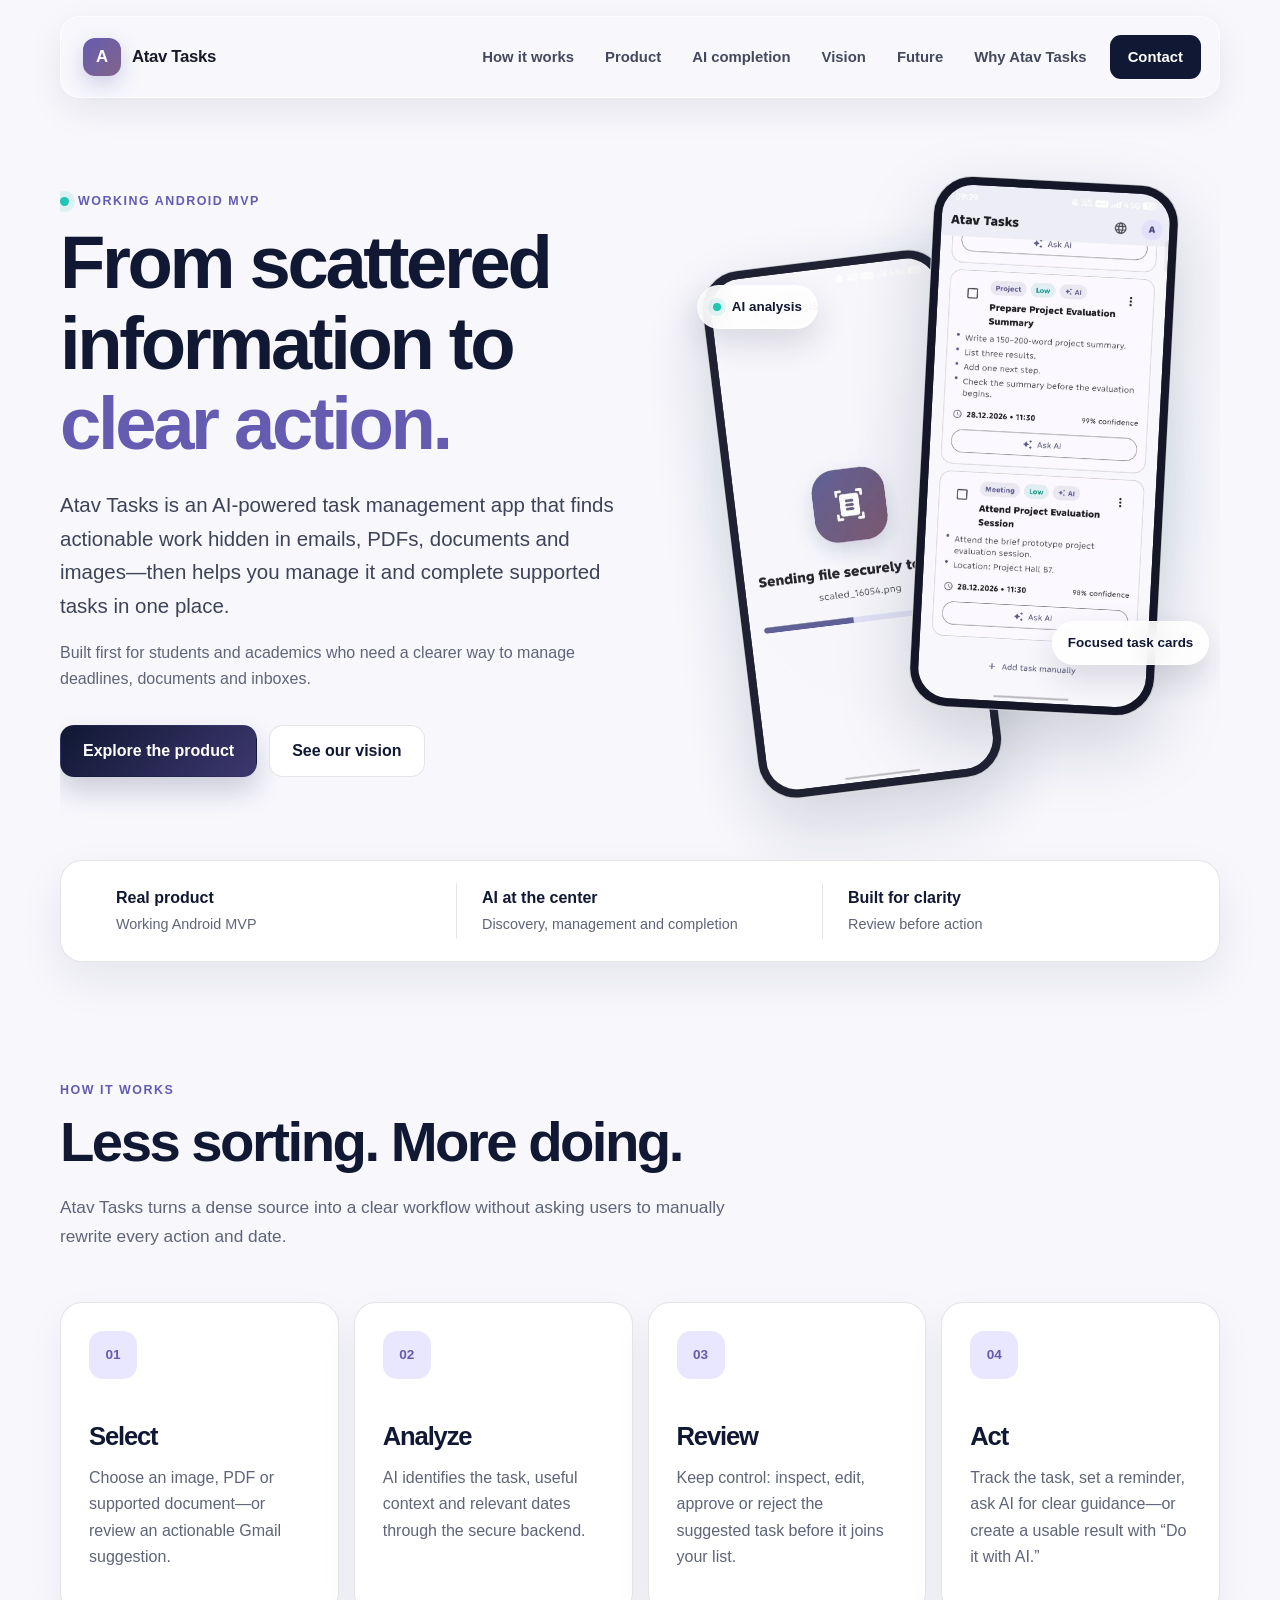
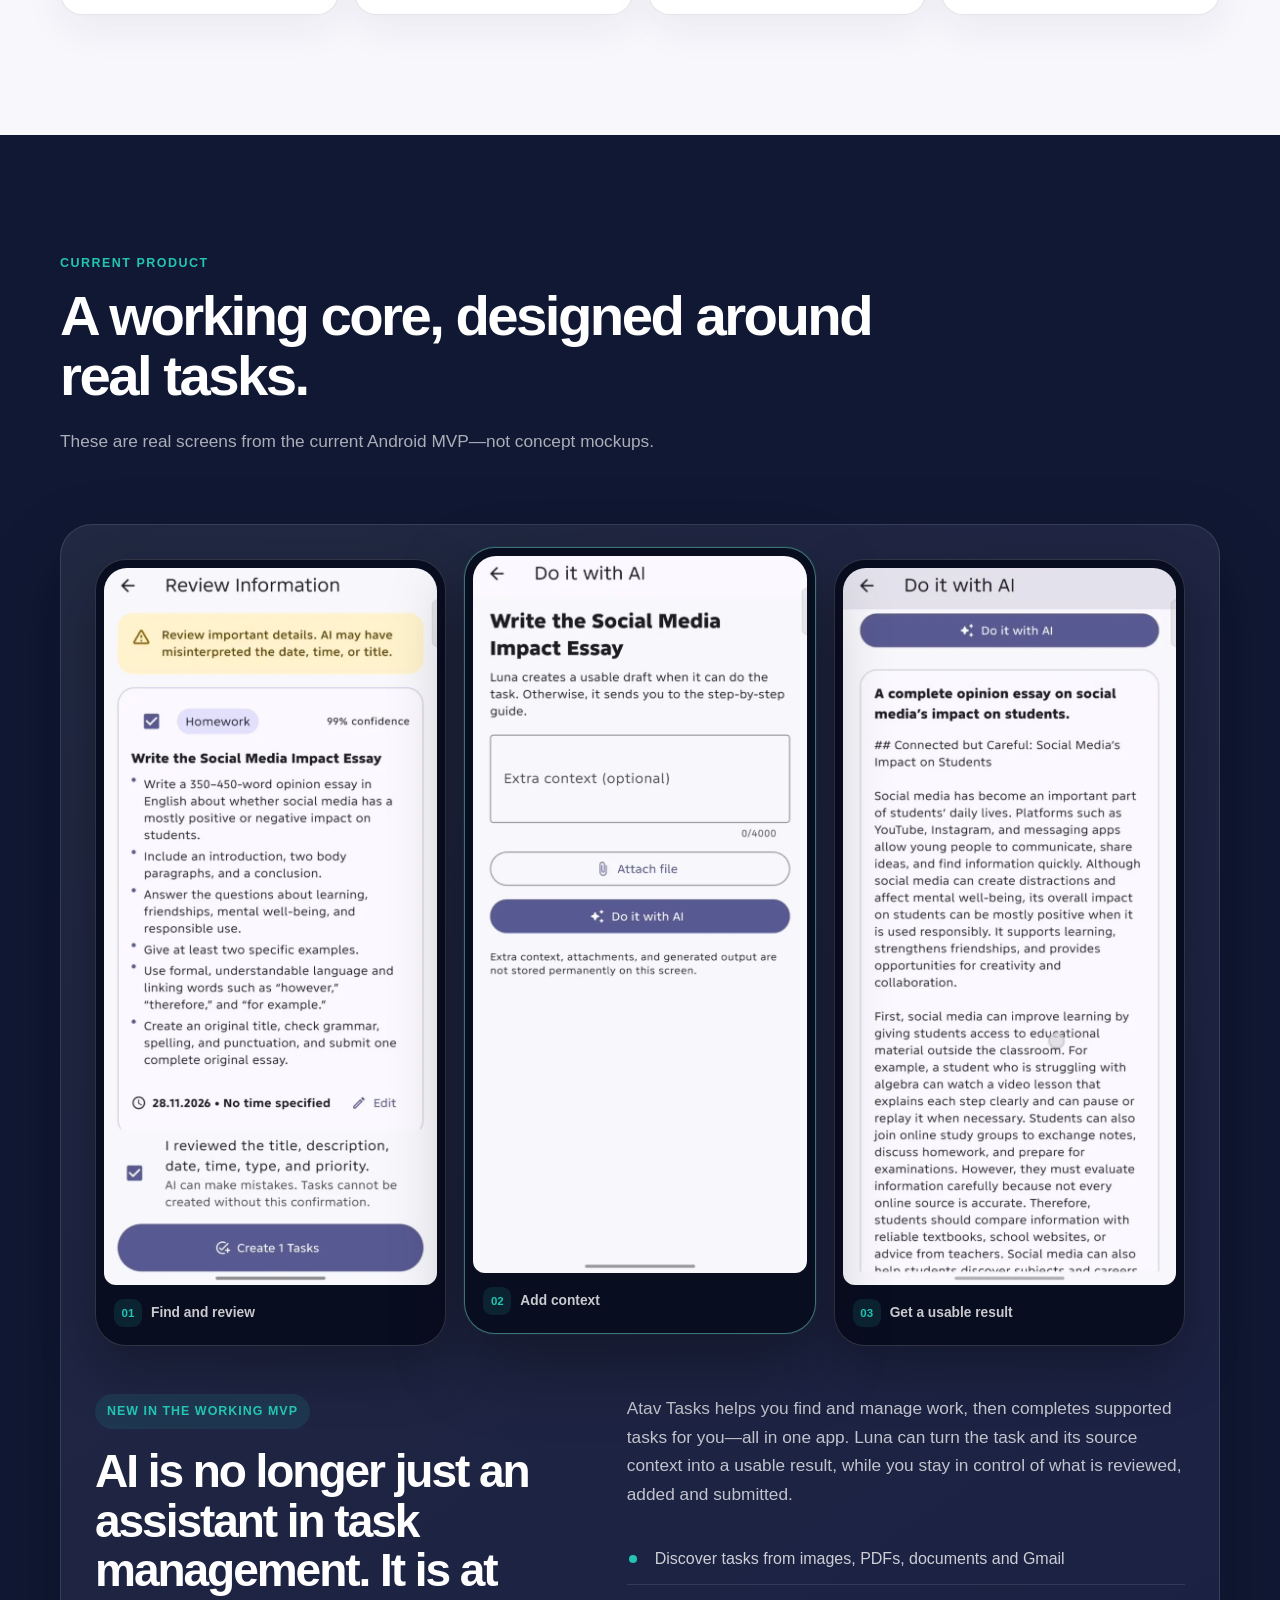
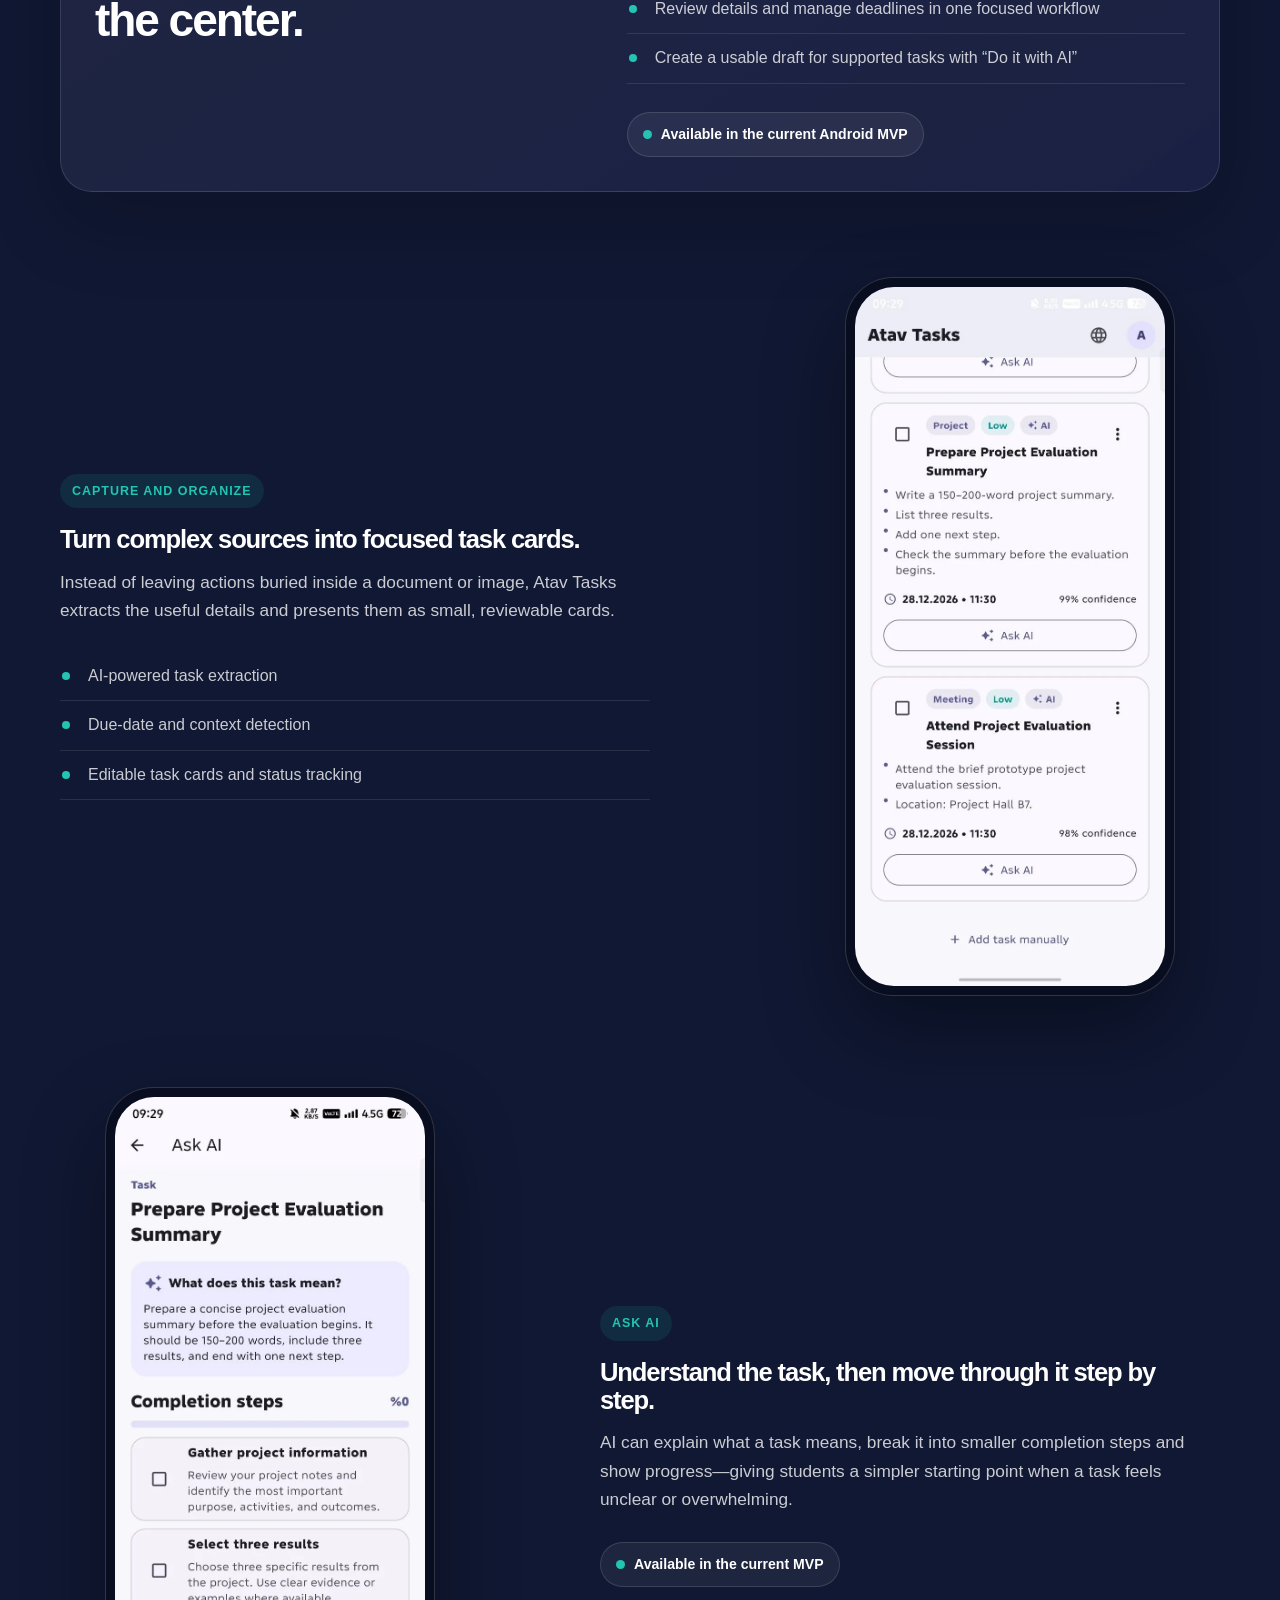
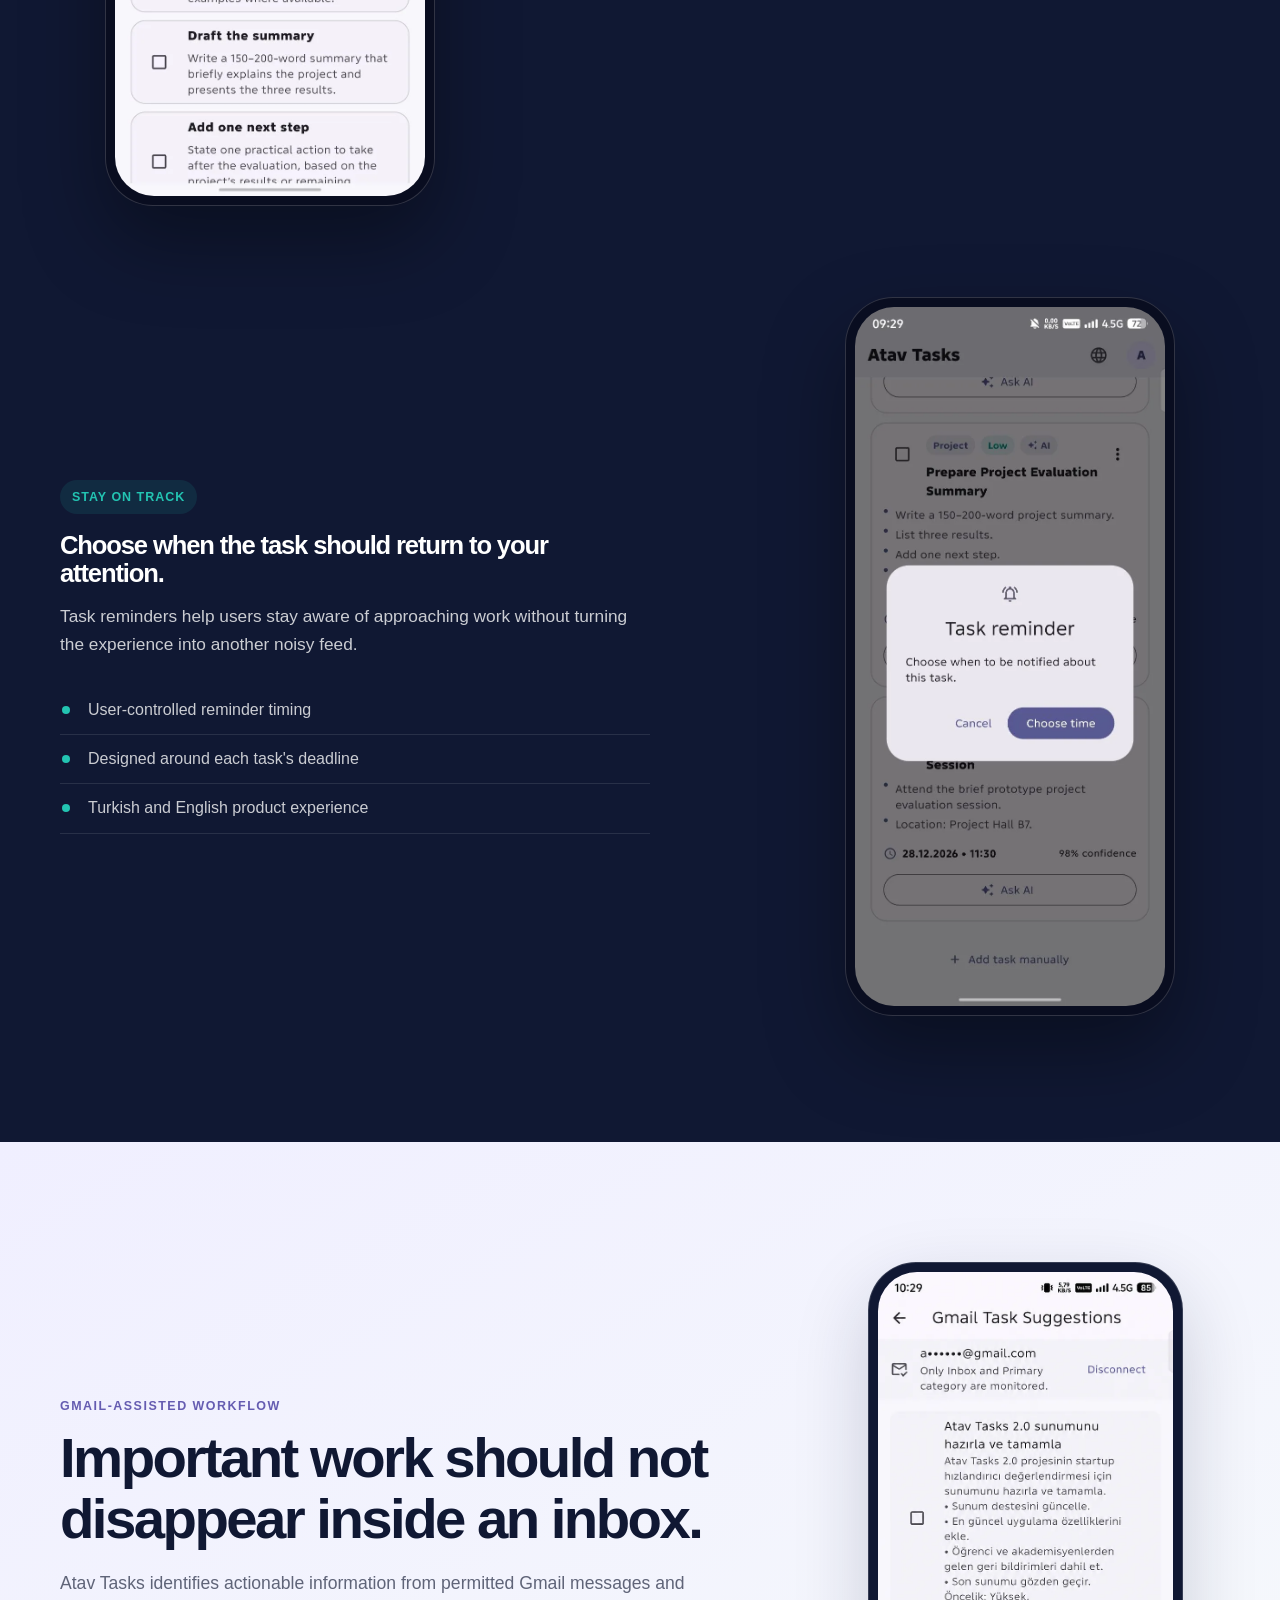
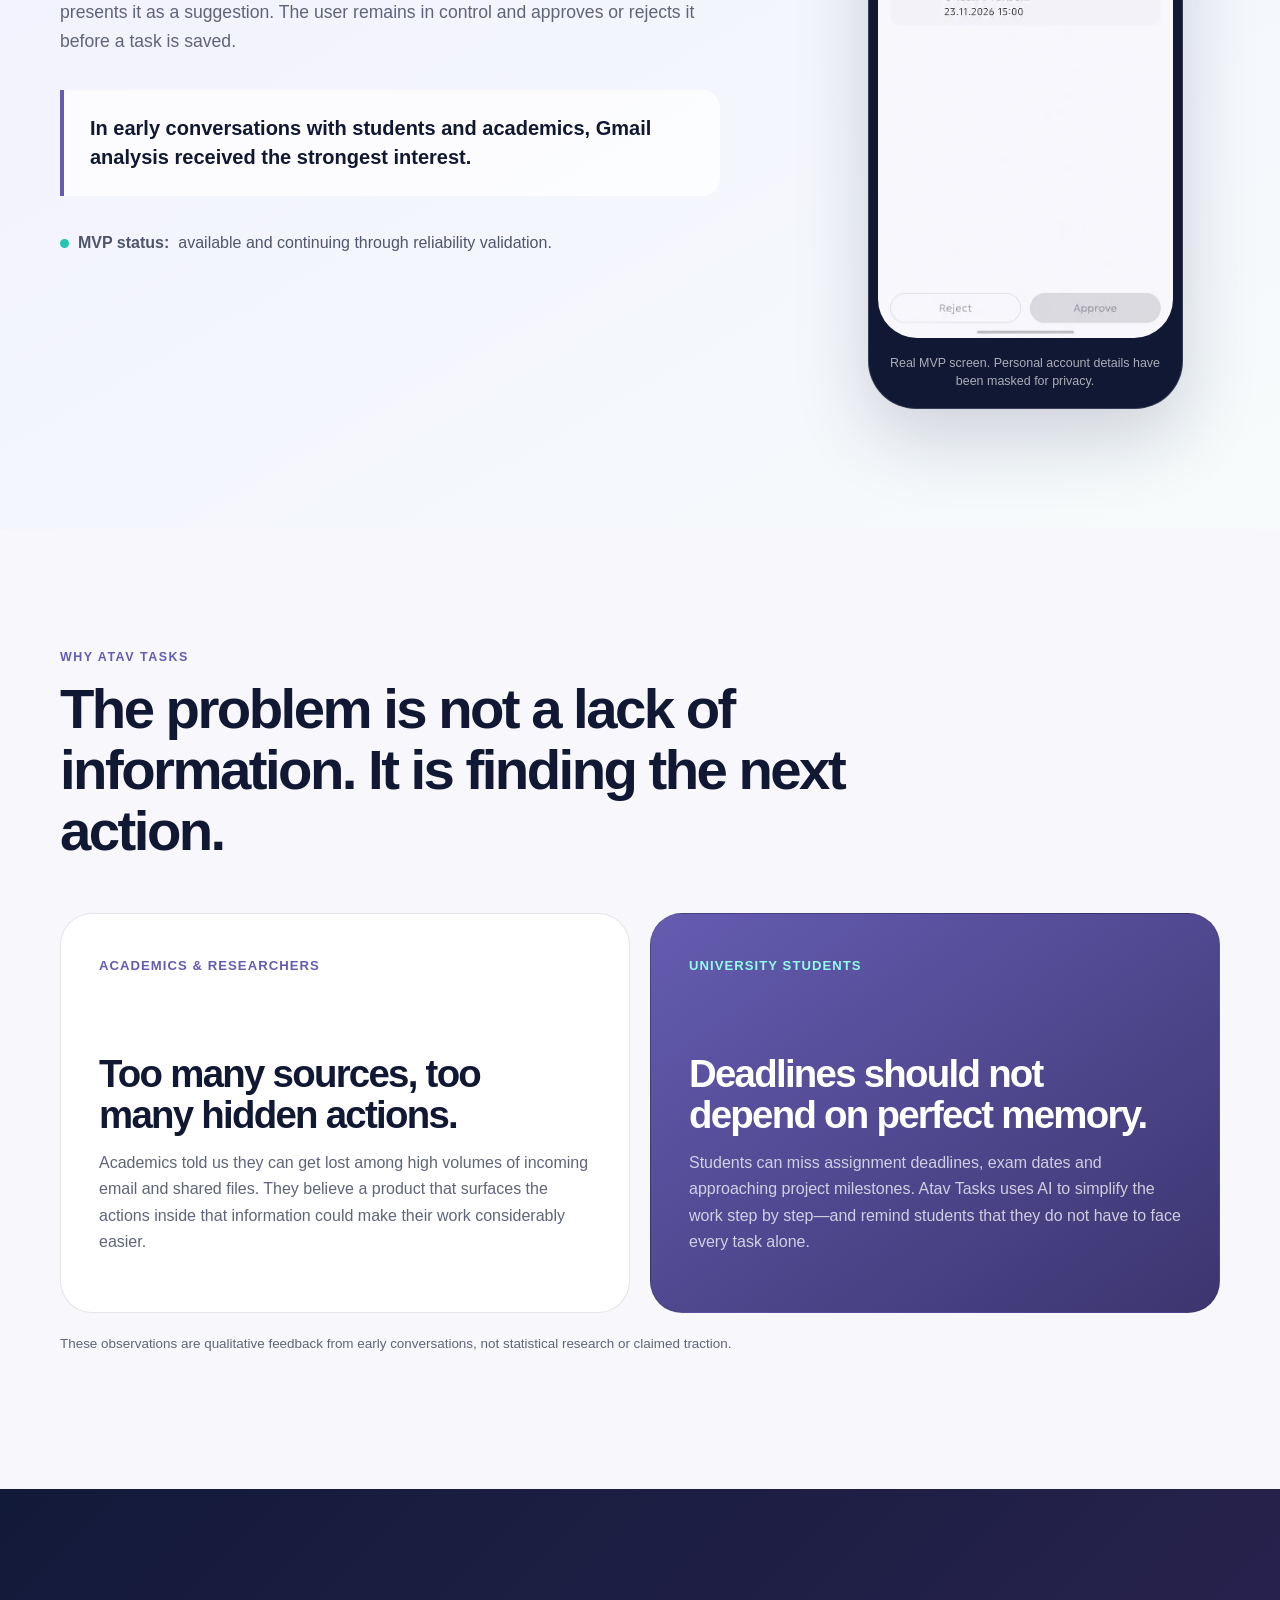
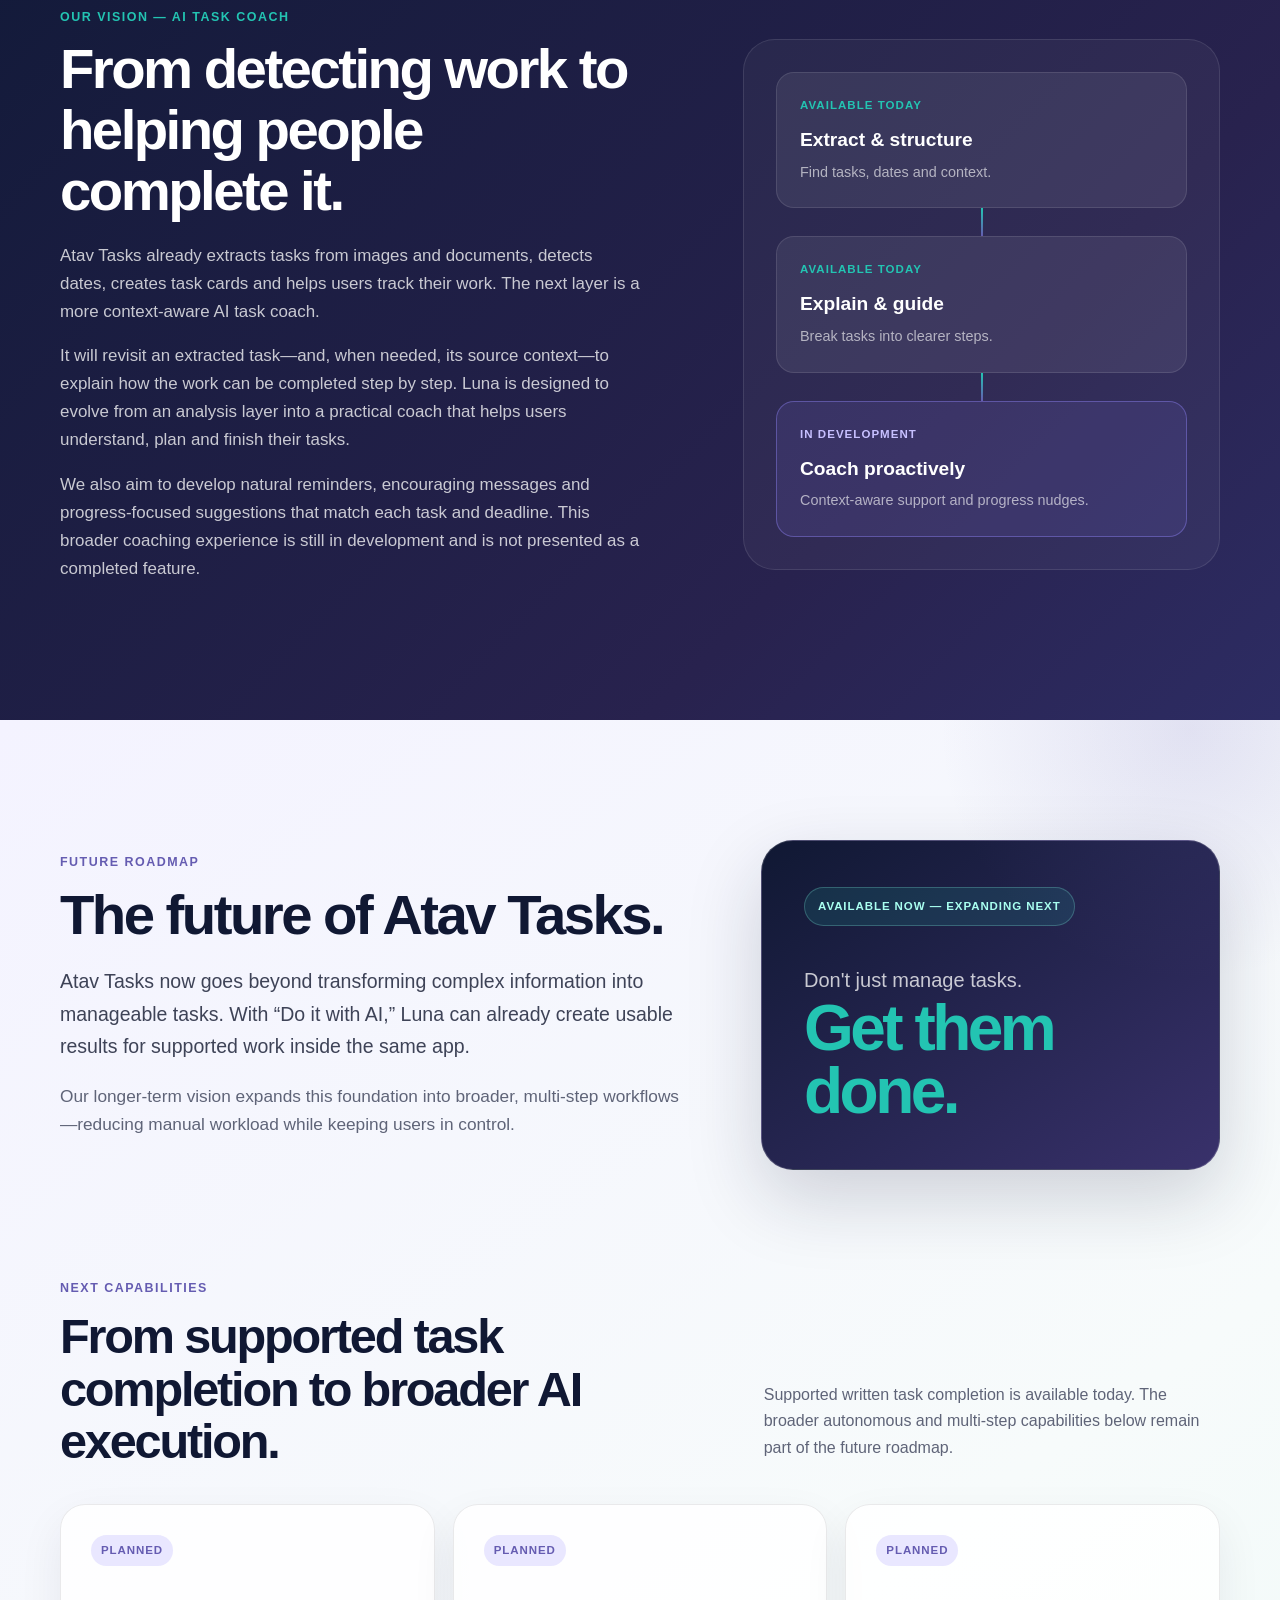
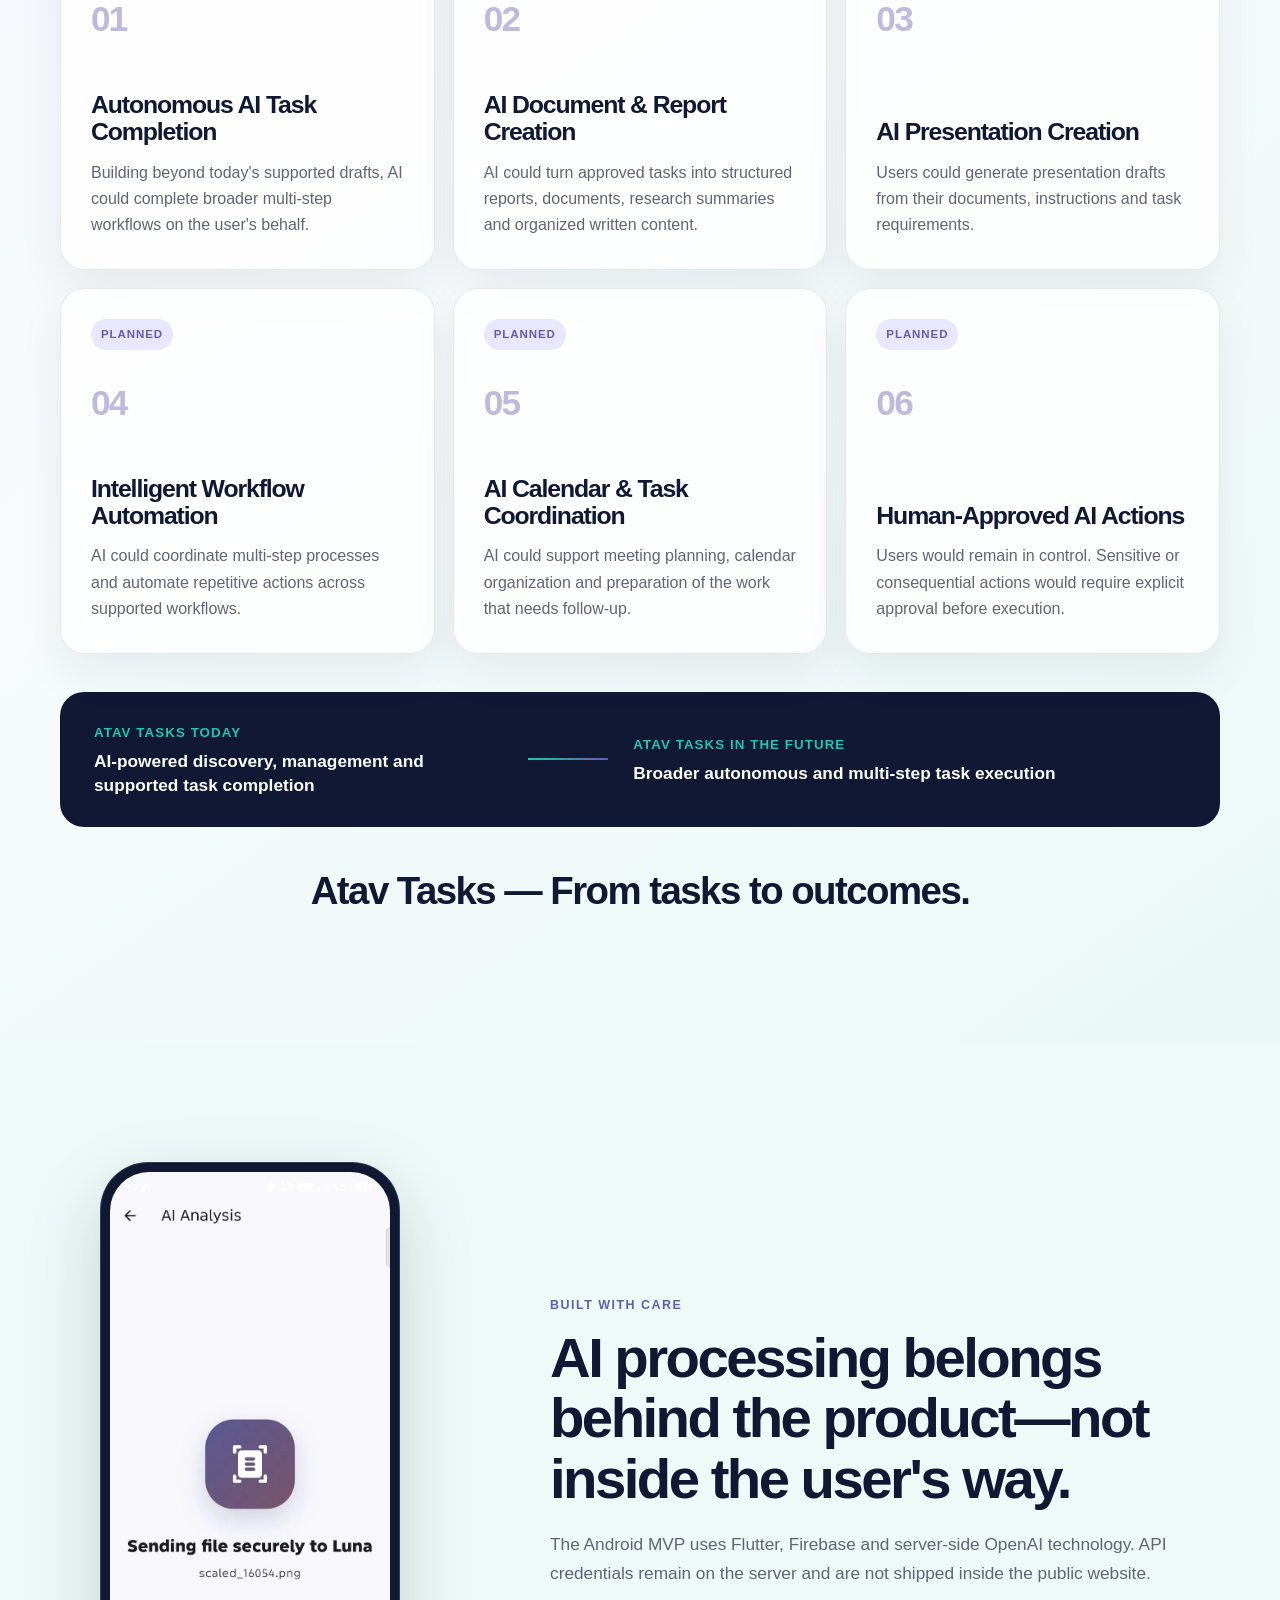
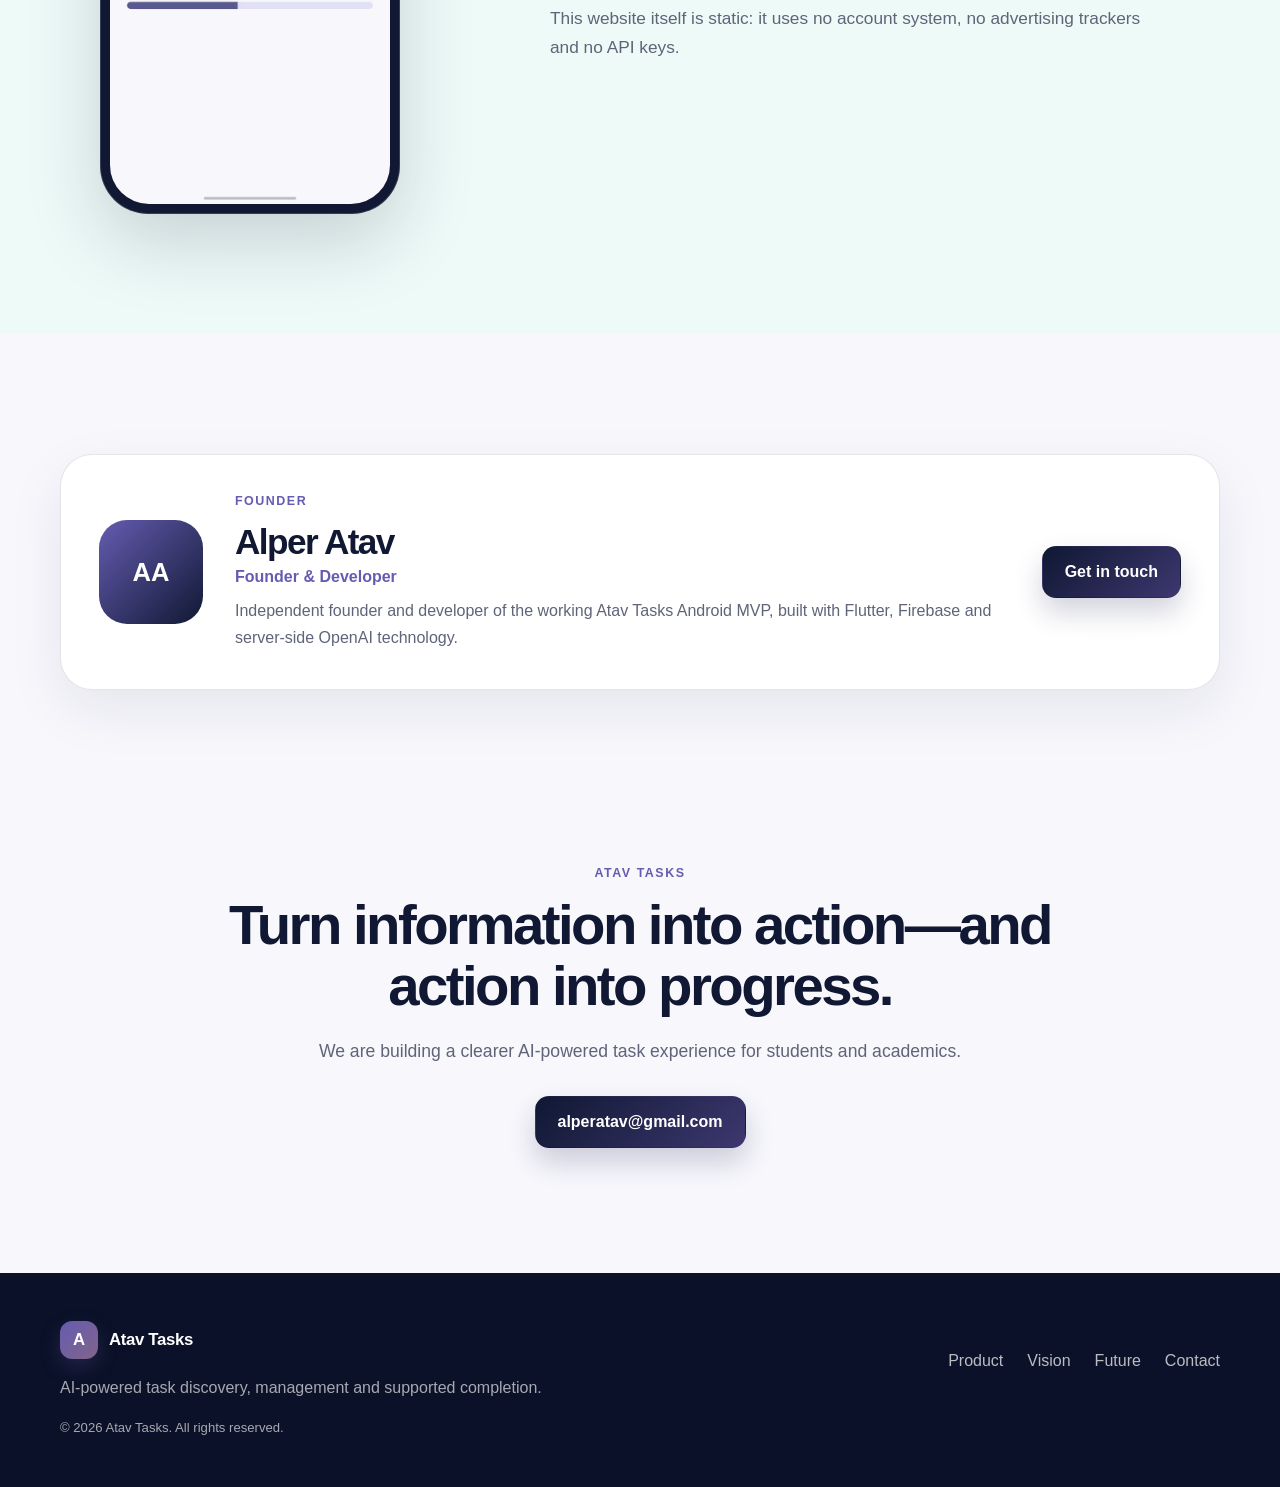
<file: index.html>
<!doctype html>
<html lang="en">
<head>
  <meta charset="utf-8">
  <meta name="viewport" content="width=device-width, initial-scale=1">
  <meta name="theme-color" content="#111936">
  <meta name="description" content="Atav Tasks uses AI to find, manage and complete supported tasks in one focused Android app.">
  <meta name="robots" content="index, follow">
  <meta property="og:type" content="website">
  <meta property="og:title" content="Atav Tasks — From Information to Action">
  <meta property="og:description" content="AI at the center of task management: find, manage and complete supported tasks in one app.">
  <meta property="og:image" content="assets/screens/task-cards.webp">
  <meta name="twitter:card" content="summary_large_image">
  <title>Atav Tasks — From Information to Action</title>
  <link rel="icon" href="assets/favicon.svg" type="image/svg+xml">
  <link rel="stylesheet" href="styles.css?v=5">
  <script type="application/ld+json">
  {
    "@context": "https://schema.org",
    "@type": "SoftwareApplication",
    "name": "Atav Tasks",
    "applicationCategory": "BusinessApplication",
    "operatingSystem": "Android",
    "description": "An AI-powered task management application that finds, organizes and completes supported tasks in one place.",
    "author": {"@type": "Person", "name": "Alper Atav"}
  }
  </script>
</head>
<body>
  <a class="skip-link" href="#main">Skip to content</a>

  <header class="site-header" id="top">
    <a class="brand" href="#top" aria-label="Atav Tasks home">
      <span class="brand-mark" aria-hidden="true">A</span>
      <span>Atav Tasks</span>
    </a>
    <button class="nav-toggle" type="button" aria-expanded="false" aria-controls="site-nav" aria-label="Open navigation">
      <span></span><span></span><span></span>
    </button>
    <nav id="site-nav" class="site-nav" aria-label="Primary navigation">
      <a href="#how-it-works">How it works</a>
      <a href="#product">Product</a>
      <a href="#ai-completion">AI completion</a>
      <a href="#vision">Vision</a>
      <a href="#future">Future</a>
      <a href="#story">Why Atav Tasks</a>
      <a class="nav-cta" href="mailto:alperatav@gmail.com">Contact</a>
    </nav>
  </header>

  <main id="main">
    <section class="hero section-shell">
      <div class="hero-copy reveal">
        <p class="eyebrow"><span></span> Working Android MVP</p>
        <h1>From scattered information to <em>clear action.</em></h1>
        <p class="hero-lead">Atav Tasks is an AI-powered task management app that finds actionable work hidden in emails, PDFs, documents and images—then helps you manage it and complete supported tasks in one place.</p>
        <p class="hero-note">Built first for students and academics who need a clearer way to manage deadlines, documents and inboxes.</p>
        <div class="hero-actions">
          <a class="button button-primary" href="#product">Explore the product</a>
          <a class="button button-secondary" href="#vision">See our vision</a>
        </div>
      </div>

      <div class="hero-visual reveal" aria-label="Real Atav Tasks Android application screens">
        <div class="hero-glow"></div>
        <figure class="phone phone-back">
          <img src="assets/screens/analysis.webp" alt="Atav Tasks AI analysis in progress" width="681" height="1536">
        </figure>
        <figure class="phone phone-front">
          <img src="assets/screens/task-cards.webp" alt="Atav Tasks AI-generated task cards" width="681" height="1536">
        </figure>
        <div class="floating-label label-top"><span class="pulse"></span> AI analysis</div>
        <div class="floating-label label-bottom">Focused task cards</div>
      </div>
    </section>

    <section class="trust-strip" aria-label="Product highlights">
      <div><strong>Real product</strong><span>Working Android MVP</span></div>
      <div><strong>AI at the center</strong><span>Discovery, management and completion</span></div>
      <div><strong>Built for clarity</strong><span>Review before action</span></div>
    </section>

    <section class="section section-shell" id="how-it-works">
      <div class="section-heading reveal">
        <p class="eyebrow">How it works</p>
        <h2>Less sorting. More doing.</h2>
        <p>Atav Tasks turns a dense source into a clear workflow without asking users to manually rewrite every action and date.</p>
      </div>
      <div class="steps-grid">
        <article class="step-card reveal">
          <span class="step-icon" aria-hidden="true">01</span>
          <h3>Select</h3>
          <p>Choose an image, PDF or supported document—or review an actionable Gmail suggestion.</p>
        </article>
        <article class="step-card reveal">
          <span class="step-icon" aria-hidden="true">02</span>
          <h3>Analyze</h3>
          <p>AI identifies the task, useful context and relevant dates through the secure backend.</p>
        </article>
        <article class="step-card reveal">
          <span class="step-icon" aria-hidden="true">03</span>
          <h3>Review</h3>
          <p>Keep control: inspect, edit, approve or reject the suggested task before it joins your list.</p>
        </article>
        <article class="step-card reveal">
          <span class="step-icon" aria-hidden="true">04</span>
          <h3>Act</h3>
          <p>Track the task, set a reminder, ask AI for clear guidance—or create a usable result with “Do it with AI.”</p>
        </article>
      </div>
    </section>

    <section class="section section-dark" id="product">
      <div class="section-shell">
        <div class="section-heading section-heading-light reveal">
          <p class="eyebrow">Current product</p>
          <h2>A working core, designed around real tasks.</h2>
          <p>These are real screens from the current Android MVP—not concept mockups.</p>
        </div>

        <article class="ai-execution-feature reveal" id="ai-completion">
          <div class="ai-screen-gallery" aria-label="Do it with AI workflow in the Atav Tasks Android MVP">
            <figure class="ai-screen-card">
              <img src="[data-uri]" alt="Atav Tasks reviewing an extracted essay assignment before task creation" width="681" height="1466" loading="lazy">
              <figcaption><span>01</span> Find and review</figcaption>
            </figure>
            <figure class="ai-screen-card ai-screen-card-featured">
              <img src="[data-uri]" alt="Do it with AI screen with context and file attachment options" width="681" height="1466" loading="lazy">
              <figcaption><span>02</span> Add context</figcaption>
            </figure>
            <figure class="ai-screen-card">
              <img src="[data-uri]" alt="Completed opinion essay generated inside Atav Tasks" width="681" height="1466" loading="lazy">
              <figcaption><span>03</span> Get a usable result</figcaption>
            </figure>
          </div>

          <div class="ai-execution-copy">
            <div>
              <span class="feature-kicker">New in the working MVP</span>
              <h3>AI is no longer just an assistant in task management. It is at the center.</h3>
            </div>
            <div>
              <p>Atav Tasks helps you find and manage work, then completes supported tasks for you—all in one app. Luna can turn the task and its source context into a usable result, while you stay in control of what is reviewed, added and submitted.</p>
              <ul class="feature-list ai-feature-list">
                <li>Discover tasks from images, PDFs, documents and Gmail</li>
                <li>Review details and manage deadlines in one focused workflow</li>
                <li>Create a usable draft for supported tasks with “Do it with AI”</li>
              </ul>
              <div class="status-pill"><span></span> Available in the current Android MVP</div>
            </div>
          </div>
        </article>

        <div class="feature-row reveal">
          <div class="feature-copy">
            <span class="feature-kicker">Capture and organize</span>
            <h3>Turn complex sources into focused task cards.</h3>
            <p>Instead of leaving actions buried inside a document or image, Atav Tasks extracts the useful details and presents them as small, reviewable cards.</p>
            <ul class="feature-list">
              <li>AI-powered task extraction</li>
              <li>Due-date and context detection</li>
              <li>Editable task cards and status tracking</li>
            </ul>
          </div>
          <figure class="product-phone">
            <img src="assets/screens/task-cards.webp" alt="Task cards created in the Atav Tasks Android MVP" width="681" height="1536" loading="lazy">
          </figure>
        </div>

        <div class="feature-row feature-row-reverse reveal">
          <div class="feature-copy">
            <span class="feature-kicker">Ask AI</span>
            <h3>Understand the task, then move through it step by step.</h3>
            <p>AI can explain what a task means, break it into smaller completion steps and show progress—giving students a simpler starting point when a task feels unclear or overwhelming.</p>
            <div class="status-pill"><span></span> Available in the current MVP</div>
          </div>
          <figure class="product-phone">
            <img src="assets/screens/ask-ai.webp" alt="Ask AI screen explaining a task and listing completion steps" width="681" height="1536" loading="lazy">
          </figure>
        </div>

        <div class="feature-row reveal">
          <div class="feature-copy">
            <span class="feature-kicker">Stay on track</span>
            <h3>Choose when the task should return to your attention.</h3>
            <p>Task reminders help users stay aware of approaching work without turning the experience into another noisy feed.</p>
            <ul class="feature-list">
              <li>User-controlled reminder timing</li>
              <li>Designed around each task's deadline</li>
              <li>Turkish and English product experience</li>
            </ul>
          </div>
          <figure class="product-phone">
            <img src="assets/screens/reminder.webp" alt="Atav Tasks task reminder time selection" width="681" height="1536" loading="lazy">
          </figure>
        </div>
      </div>
    </section>

    <section class="section gmail-section" id="gmail">
      <div class="section-shell gmail-layout">
        <div class="gmail-copy reveal">
          <p class="eyebrow">Gmail-assisted workflow</p>
          <h2>Important work should not disappear inside an inbox.</h2>
          <p>Atav Tasks identifies actionable information from permitted Gmail messages and presents it as a suggestion. The user remains in control and approves or rejects it before a task is saved.</p>
          <blockquote>In early conversations with students and academics, Gmail analysis received the strongest interest.</blockquote>
          <p class="validation-note"><span></span><strong>MVP status:</strong> available and continuing through reliability validation.</p>
        </div>
        <figure class="product-phone gmail-phone reveal">
          <img src="assets/screens/gmail-redacted.webp" alt="Gmail task suggestion in Atav Tasks with the personal address redacted" width="681" height="1536" loading="lazy">
          <figcaption>Real MVP screen. Personal account details have been masked for privacy.</figcaption>
        </figure>
      </div>
    </section>

    <section class="section section-shell" id="story">
      <div class="section-heading reveal">
        <p class="eyebrow">Why Atav Tasks</p>
        <h2>The problem is not a lack of information. It is finding the next action.</h2>
      </div>
      <div class="audience-grid">
        <article class="audience-card reveal">
          <span class="audience-label">Academics & researchers</span>
          <h3>Too many sources, too many hidden actions.</h3>
          <p>Academics told us they can get lost among high volumes of incoming email and shared files. They believe a product that surfaces the actions inside that information could make their work considerably easier.</p>
        </article>
        <article class="audience-card audience-card-accent reveal">
          <span class="audience-label">University students</span>
          <h3>Deadlines should not depend on perfect memory.</h3>
          <p>Students can miss assignment deadlines, exam dates and approaching project milestones. Atav Tasks uses AI to simplify the work step by step—and remind students that they do not have to face every task alone.</p>
        </article>
      </div>
      <p class="source-note reveal">These observations are qualitative feedback from early conversations, not statistical research or claimed traction.</p>
    </section>

    <section class="section vision-section" id="vision">
      <div class="section-shell vision-layout">
        <div class="vision-copy reveal">
          <p class="eyebrow">Our vision — AI Task Coach</p>
          <h2>From detecting work to helping people complete it.</h2>
          <p>Atav Tasks already extracts tasks from images and documents, detects dates, creates task cards and helps users track their work. The next layer is a more context-aware AI task coach.</p>
          <p>It will revisit an extracted task—and, when needed, its source context—to explain how the work can be completed step by step. Luna is designed to evolve from an analysis layer into a practical coach that helps users understand, plan and finish their tasks.</p>
          <p>We also aim to develop natural reminders, encouraging messages and progress-focused suggestions that match each task and deadline. This broader coaching experience is still in development and is not presented as a completed feature.</p>
        </div>
        <div class="vision-flow reveal" aria-label="Atav Tasks product vision">
          <div class="flow-card flow-current"><small>Available today</small><strong>Extract & structure</strong><span>Find tasks, dates and context.</span></div>
          <div class="flow-line"></div>
          <div class="flow-card flow-current"><small>Available today</small><strong>Explain & guide</strong><span>Break tasks into clearer steps.</span></div>
          <div class="flow-line"></div>
          <div class="flow-card flow-future"><small>In development</small><strong>Coach proactively</strong><span>Context-aware support and progress nudges.</span></div>
        </div>
      </div>
    </section>

    <section class="section future-section" id="future">
      <div class="section-shell">
        <div class="future-intro reveal">
          <div class="future-copy">
            <p class="eyebrow">Future roadmap</p>
            <h2>The future of Atav Tasks.</h2>
            <p class="future-lead">Atav Tasks now goes beyond transforming complex information into manageable tasks. With “Do it with AI,” Luna can already create usable results for supported work inside the same app.</p>
            <p>Our longer-term vision expands this foundation into broader, multi-step workflows—reducing manual workload while keeping users in control.</p>
          </div>
          <aside class="future-statement" aria-label="Future product vision">
            <span class="available-badge">Available now — expanding next</span>
            <p>Don't just manage tasks.</p>
            <strong>Get them done.</strong>
          </aside>
        </div>

        <div class="roadmap-heading reveal">
          <div>
            <p class="eyebrow">Next capabilities</p>
            <h3>From supported task completion to broader AI execution.</h3>
          </div>
          <p>Supported written task completion is available today. The broader autonomous and multi-step capabilities below remain part of the future roadmap.</p>
        </div>

        <div class="roadmap-grid">
          <article class="roadmap-card reveal">
            <span class="roadmap-status">Planned</span>
            <span class="roadmap-icon" aria-hidden="true">01</span>
            <h3>Autonomous AI Task Completion</h3>
            <p>Building beyond today's supported drafts, AI could complete broader multi-step workflows on the user's behalf.</p>
          </article>
          <article class="roadmap-card reveal">
            <span class="roadmap-status">Planned</span>
            <span class="roadmap-icon" aria-hidden="true">02</span>
            <h3>AI Document &amp; Report Creation</h3>
            <p>AI could turn approved tasks into structured reports, documents, research summaries and organized written content.</p>
          </article>
          <article class="roadmap-card reveal">
            <span class="roadmap-status">Planned</span>
            <span class="roadmap-icon" aria-hidden="true">03</span>
            <h3>AI Presentation Creation</h3>
            <p>Users could generate presentation drafts from their documents, instructions and task requirements.</p>
          </article>
          <article class="roadmap-card reveal">
            <span class="roadmap-status">Planned</span>
            <span class="roadmap-icon" aria-hidden="true">04</span>
            <h3>Intelligent Workflow Automation</h3>
            <p>AI could coordinate multi-step processes and automate repetitive actions across supported workflows.</p>
          </article>
          <article class="roadmap-card reveal">
            <span class="roadmap-status">Planned</span>
            <span class="roadmap-icon" aria-hidden="true">05</span>
            <h3>AI Calendar &amp; Task Coordination</h3>
            <p>AI could support meeting planning, calendar organization and preparation of the work that needs follow-up.</p>
          </article>
          <article class="roadmap-card reveal">
            <span class="roadmap-status">Planned</span>
            <span class="roadmap-icon" aria-hidden="true">06</span>
            <h3>Human-Approved AI Actions</h3>
            <p>Users would remain in control. Sensitive or consequential actions would require explicit approval before execution.</p>
          </article>
        </div>

        <div class="future-bridge reveal">
          <div><small>Atav Tasks today</small><strong>AI-powered discovery, management and supported task completion</strong></div>
          <span aria-hidden="true"></span>
          <div><small>Atav Tasks in the future</small><strong>Broader autonomous and multi-step task execution</strong></div>
        </div>

        <p class="future-signoff reveal">Atav Tasks — From tasks to outcomes.</p>
      </div>
    </section>

    <section class="section analysis-showcase">
      <div class="section-shell showcase-layout reveal">
        <figure class="product-phone showcase-phone">
          <img src="assets/screens/analysis.webp" alt="File being sent securely to Luna for AI analysis" width="681" height="1536" loading="lazy">
        </figure>
        <div class="showcase-copy">
          <p class="eyebrow">Built with care</p>
          <h2>AI processing belongs behind the product—not inside the user's way.</h2>
          <p>The Android MVP uses Flutter, Firebase and server-side OpenAI technology. API credentials remain on the server and are not shipped inside the public website.</p>
          <p>This website itself is static: it uses no account system, no advertising trackers and no API keys.</p>
        </div>
      </div>
    </section>

    <section class="section founder-section" id="founder">
      <div class="section-shell founder-card reveal">
        <div class="founder-monogram" aria-hidden="true">AA</div>
        <div>
          <p class="eyebrow">Founder</p>
          <h2>Alper Atav</h2>
          <p class="founder-role">Founder & Developer</p>
          <p>Independent founder and developer of the working Atav Tasks Android MVP, built with Flutter, Firebase and server-side OpenAI technology.</p>
        </div>
        <a class="button button-primary" href="mailto:alperatav@gmail.com">Get in touch</a>
      </div>
    </section>

    <section class="closing section-shell reveal">
      <p class="eyebrow">Atav Tasks</p>
      <h2>Turn information into action—and action into progress.</h2>
      <p>We are building a clearer AI-powered task experience for students and academics.</p>
      <a class="button button-primary" href="mailto:alperatav@gmail.com">alperatav@gmail.com</a>
    </section>
  </main>

  <footer class="site-footer">
    <a class="brand footer-brand" href="#top"><span class="brand-mark" aria-hidden="true">A</span><span>Atav Tasks</span></a>
    <p>AI-powered task discovery, management and supported completion.</p>
    <div class="footer-links">
      <a href="#product">Product</a>
      <a href="#vision">Vision</a>
      <a href="#future">Future</a>
      <a href="mailto:alperatav@gmail.com">Contact</a>
    </div>
    <p class="copyright">© <span id="year">2026</span> Atav Tasks. All rights reserved.</p>
  </footer>

  <script src="script.js?v=2" defer></script>
</body>
</html>
</file>
<file: styles.css>
:root {
  --navy: #101833;
  --navy-2: #172142;
  --purple: #655cb1;
  --purple-soft: #e9e7ff;
  --turquoise: #23c4b2;
  --ink: #181a2a;
  --muted: #5f6478;
  --surface: #f7f7fc;
  --white: #ffffff;
  --line: rgba(24, 26, 42, .11);
  --shadow: 0 28px 75px rgba(22, 26, 57, .18);
  --radius-lg: 32px;
  --radius-md: 22px;
  --shell: min(1160px, calc(100% - 40px));
}

* { box-sizing: border-box; }
html { scroll-behavior: smooth; }
body {
  margin: 0;
  overflow-x: hidden;
  color: var(--ink);
  background: var(--surface);
  font-family: Inter, ui-sans-serif, -apple-system, BlinkMacSystemFont, "Segoe UI", sans-serif;
  font-size: 1rem;
  line-height: 1.65;
  -webkit-font-smoothing: antialiased;
}
img { display: block; max-width: 100%; height: auto; }
a { color: inherit; }
button, a { -webkit-tap-highlight-color: transparent; }
.skip-link { position: fixed; top: -60px; left: 20px; z-index: 200; padding: 10px 16px; background: var(--white); border-radius: 10px; }
.skip-link:focus { top: 12px; }
.section-shell { width: var(--shell); margin-inline: auto; }

.site-header {
  width: var(--shell);
  min-height: 82px;
  margin: 16px auto 0;
  padding: 0 18px 0 22px;
  display: flex;
  align-items: center;
  justify-content: space-between;
  position: sticky;
  top: 12px;
  z-index: 100;
  border: 1px solid rgba(255,255,255,.72);
  border-radius: 20px;
  background: rgba(247,247,252,.84);
  backdrop-filter: blur(18px);
  box-shadow: 0 12px 34px rgba(25, 28, 57, .08);
}
.brand { display: inline-flex; align-items: center; gap: 11px; text-decoration: none; font-weight: 850; font-size: 1.05rem; letter-spacing: -.02em; }
.brand-mark { width: 38px; height: 38px; display: grid; place-items: center; color: var(--white); background: linear-gradient(135deg, var(--purple), #816489); border-radius: 12px; box-shadow: 0 8px 20px rgba(101,92,177,.25); }
.site-nav { display: flex; align-items: center; gap: 5px; }
.site-nav a { padding: 10px 13px; border-radius: 11px; color: #44495d; text-decoration: none; font-size: .93rem; font-weight: 650; }
.site-nav a:hover, .site-nav a:focus-visible { color: var(--navy); background: rgba(101,92,177,.08); }
.site-nav .nav-cta { margin-left: 5px; color: var(--white); background: var(--navy); padding-inline: 18px; }
.site-nav .nav-cta:hover, .site-nav .nav-cta:focus-visible { color: var(--white); background: var(--purple); }
.nav-toggle { display: none; border: 0; background: transparent; padding: 10px; }
.nav-toggle span { display: block; width: 24px; height: 2px; margin: 5px; background: var(--navy); border-radius: 2px; transition: .2s ease; }

.hero { min-height: 760px; padding-block: 82px 70px; display: grid; grid-template-columns: 1.02fr .98fr; gap: 70px; align-items: center; overflow: hidden; }
.eyebrow { margin: 0 0 14px; color: var(--purple); font-size: .78rem; line-height: 1.3; font-weight: 850; letter-spacing: .12em; text-transform: uppercase; }
.hero .eyebrow { display: flex; align-items: center; gap: 9px; }
.hero .eyebrow span { width: 9px; height: 9px; border-radius: 50%; background: var(--turquoise); box-shadow: 0 0 0 6px rgba(35,196,178,.12); }
h1, h2, h3 { margin-top: 0; color: var(--navy); line-height: 1.08; letter-spacing: -.045em; }
h1 { margin-bottom: 24px; font-size: clamp(3rem, 5.8vw, 5.7rem); max-width: 760px; }
h1 em { color: var(--purple); font-style: normal; }
h2 { margin-bottom: 20px; font-size: clamp(2.35rem, 4.4vw, 4.35rem); }
h3 { margin-bottom: 14px; font-size: clamp(1.35rem, 2vw, 1.85rem); }
p { margin-top: 0; }
.hero-lead { max-width: 680px; margin-bottom: 17px; color: #3e4357; font-size: clamp(1.1rem, 1.6vw, 1.33rem); }
.hero-note { max-width: 620px; margin-bottom: 32px; color: var(--muted); }
.hero-actions { display: flex; flex-wrap: wrap; gap: 12px; }
.button { min-height: 52px; display: inline-flex; align-items: center; justify-content: center; padding: 0 22px; border: 1px solid transparent; border-radius: 14px; text-decoration: none; font-weight: 780; transition: transform .2s ease, box-shadow .2s ease, background .2s ease; }
.button:hover { transform: translateY(-2px); }
.button-primary { color: var(--white); background: linear-gradient(135deg, var(--navy), #3d376f); box-shadow: 0 14px 28px rgba(31,35,78,.2); }
.button-primary:hover { box-shadow: 0 18px 34px rgba(31,35,78,.28); }
.button-secondary { color: var(--navy); border-color: var(--line); background: var(--white); }

.hero-visual { min-height: 610px; position: relative; }
.hero-glow { position: absolute; width: 510px; height: 510px; top: 45px; left: 50%; transform: translateX(-50%); border-radius: 50%; background: radial-gradient(circle, rgba(101,92,177,.27), rgba(35,196,178,.1) 45%, transparent 70%); filter: blur(8px); }
.phone { margin: 0; overflow: hidden; position: absolute; width: 246px; padding: 8px; border: 1px solid rgba(255,255,255,.78); border-radius: 39px; background: #151729; box-shadow: var(--shadow); }
.phone img { width: 100%; border-radius: 31px; }
.phone-front { top: 0; right: 10%; z-index: 2; transform: rotate(3deg); }
.phone-back { bottom: 0; left: 8%; z-index: 1; transform: rotate(-7deg); opacity: .95; }
.floating-label { position: absolute; z-index: 3; padding: 10px 15px; border: 1px solid rgba(255,255,255,.7); border-radius: 999px; background: rgba(255,255,255,.88); backdrop-filter: blur(12px); box-shadow: 0 14px 32px rgba(26,29,60,.14); color: var(--navy); font-size: .84rem; font-weight: 780; }
.label-top { top: 105px; left: 2%; }
.label-bottom { right: 2%; bottom: 125px; }
.pulse { display: inline-block; width: 8px; height: 8px; margin-right: 8px; border-radius: 50%; background: var(--turquoise); box-shadow: 0 0 0 5px rgba(35,196,178,.12); }

.trust-strip { width: var(--shell); margin: 0 auto; padding: 22px 30px; display: grid; grid-template-columns: repeat(3, 1fr); border: 1px solid var(--line); border-radius: 22px; background: var(--white); box-shadow: 0 18px 44px rgba(26,29,60,.08); }
.trust-strip div { padding: 2px 25px; display: grid; gap: 2px; border-right: 1px solid var(--line); }
.trust-strip div:last-child { border-right: 0; }
.trust-strip strong { color: var(--navy); }
.trust-strip span { color: var(--muted); font-size: .9rem; }

.section { padding-block: 120px; }
.section-heading { max-width: 820px; margin-bottom: 52px; }
.section-heading > p:last-child { max-width: 670px; color: var(--muted); font-size: 1.08rem; }
.steps-grid { display: grid; grid-template-columns: repeat(4, 1fr); gap: 15px; }
.step-card { min-height: 275px; padding: 28px; border: 1px solid var(--line); border-radius: var(--radius-md); background: var(--white); box-shadow: 0 15px 38px rgba(28,31,65,.06); }
.step-icon { width: 48px; height: 48px; margin-bottom: 44px; display: grid; place-items: center; border-radius: 14px; color: var(--purple); background: var(--purple-soft); font-size: .85rem; font-weight: 900; }
.step-card p { color: var(--muted); }

.section-dark { color: rgba(255,255,255,.78); background: var(--navy); overflow: hidden; }
.section-heading-light h2, .section-dark h3 { color: var(--white); }
.section-heading-light > p:last-child { color: rgba(255,255,255,.65); }
.section-dark .eyebrow { color: var(--turquoise); }
.ai-execution-feature { margin-top: 68px; padding: 34px; border: 1px solid rgba(255,255,255,.12); border-radius: var(--radius-lg); background: linear-gradient(145deg, rgba(255,255,255,.075), rgba(101,92,177,.13)); box-shadow: 0 30px 80px rgba(0,0,0,.2); }
.ai-screen-gallery { display: grid; grid-template-columns: repeat(3, minmax(0, 1fr)); gap: 18px; align-items: start; }
.ai-screen-card { margin: 0; padding: 8px; overflow: hidden; border: 1px solid rgba(255,255,255,.16); border-radius: 31px; background: #090d20; box-shadow: 0 24px 55px rgba(0,0,0,.28); }
.ai-screen-card-featured { transform: translateY(-12px); border-color: rgba(141,255,233,.42); box-shadow: 0 30px 70px rgba(0,0,0,.34), 0 0 0 1px rgba(35,196,178,.08); }
.ai-screen-card img { width: 100%; border-radius: 23px 23px 12px 12px; }
.ai-screen-card figcaption { padding: 14px 10px 10px; display: flex; align-items: center; gap: 9px; color: rgba(255,255,255,.78); font-size: .86rem; font-weight: 760; }
.ai-screen-card figcaption span { width: 28px; height: 28px; display: grid; place-items: center; flex: 0 0 auto; border-radius: 9px; color: var(--turquoise); background: rgba(35,196,178,.12); font-size: .72rem; font-weight: 900; }
.ai-execution-copy { margin-top: 48px; display: grid; grid-template-columns: .9fr 1.1fr; gap: 75px; align-items: start; }
.ai-execution-copy h3 { max-width: 540px; margin-bottom: 0; font-size: clamp(2rem, 3.6vw, 3.55rem); }
.ai-execution-copy p { color: rgba(255,255,255,.73); font-size: 1.08rem; }
.ai-feature-list { margin-top: 20px; }
.feature-row { min-height: 730px; margin-top: 80px; display: grid; grid-template-columns: 1fr 420px; gap: 120px; align-items: center; }
.feature-row-reverse { grid-template-columns: 420px 1fr; }
.feature-row-reverse .feature-copy { grid-column: 2; grid-row: 1; }
.feature-row-reverse .product-phone { grid-column: 1; grid-row: 1; }
.feature-copy { max-width: 590px; }
.feature-copy p { font-size: 1.08rem; }
.feature-kicker { display: inline-flex; margin-bottom: 18px; padding: 7px 12px; border-radius: 999px; color: var(--turquoise); background: rgba(35,196,178,.11); font-size: .78rem; font-weight: 850; letter-spacing: .08em; text-transform: uppercase; }
.feature-list { margin: 27px 0 0; padding: 0; list-style: none; }
.feature-list li { padding: 11px 0 11px 28px; position: relative; border-bottom: 1px solid rgba(255,255,255,.1); }
.feature-list li::before { content: ""; position: absolute; left: 2px; top: 20px; width: 8px; height: 8px; border-radius: 50%; background: var(--turquoise); }
.product-phone { width: min(100%, 330px); margin: 0 auto; padding: 9px; overflow: hidden; border: 1px solid rgba(255,255,255,.16); border-radius: 48px; background: #090d20; box-shadow: 0 35px 80px rgba(0,0,0,.36); }
.product-phone img { width: 100%; border-radius: 39px; }
.status-pill { width: max-content; margin-top: 28px; padding: 10px 15px; display: flex; align-items: center; gap: 9px; border: 1px solid rgba(255,255,255,.13); border-radius: 999px; color: var(--white); background: rgba(255,255,255,.06); font-size: .88rem; font-weight: 700; }
.status-pill span, .validation-note span { width: 9px; height: 9px; border-radius: 50%; background: var(--turquoise); }

.gmail-section { background: linear-gradient(150deg, #f0efff, #f7fbfb); }
.gmail-layout { display: grid; grid-template-columns: 1fr 390px; gap: 110px; align-items: center; }
.gmail-copy > p:not(.eyebrow):not(.validation-note) { max-width: 640px; color: var(--muted); font-size: 1.1rem; }
blockquote { margin: 34px 0; padding: 24px 26px; border-left: 4px solid var(--purple); border-radius: 0 18px 18px 0; color: var(--navy); background: rgba(255,255,255,.75); font-size: 1.25rem; font-weight: 750; line-height: 1.45; }
.validation-note { display: flex; align-items: center; gap: 9px; color: #4f556c; }
.gmail-phone { width: 315px; background: var(--navy); box-shadow: var(--shadow); }
.gmail-phone figcaption { padding: 16px 12px 9px; color: rgba(255,255,255,.65); text-align: center; font-size: .78rem; line-height: 1.45; }

.audience-grid { display: grid; grid-template-columns: repeat(2, 1fr); gap: 20px; }
.audience-card { min-height: 400px; padding: 38px; border: 1px solid var(--line); border-radius: var(--radius-lg); background: var(--white); }
.audience-card-accent { color: rgba(255,255,255,.78); background: linear-gradient(145deg, var(--purple), #3c356f); }
.audience-card-accent h3 { color: var(--white); }
.audience-label { display: inline-block; margin-bottom: 76px; color: var(--purple); font-size: .82rem; font-weight: 850; letter-spacing: .08em; text-transform: uppercase; }
.audience-card-accent .audience-label { color: #8dffe9; }
.audience-card h3 { max-width: 470px; font-size: clamp(1.75rem, 3vw, 2.65rem); }
.audience-card p { max-width: 540px; color: var(--muted); }
.audience-card-accent p { color: rgba(255,255,255,.74); }
.source-note { margin-top: 20px; color: var(--muted); font-size: .84rem; }

.vision-section { color: rgba(255,255,255,.76); background: linear-gradient(135deg, #121a39, #28224e 70%, #2d2c63); }
.vision-layout { display: grid; grid-template-columns: 1.1fr .9fr; gap: 100px; align-items: center; }
.vision-copy h2 { color: var(--white); }
.vision-copy .eyebrow { color: var(--turquoise); }
.vision-copy p:not(.eyebrow) { font-size: 1.06rem; }
.vision-flow { padding: 32px; border: 1px solid rgba(255,255,255,.1); border-radius: var(--radius-lg); background: rgba(255,255,255,.045); }
.flow-card { padding: 23px; border: 1px solid rgba(255,255,255,.11); border-radius: 18px; background: rgba(255,255,255,.07); }
.flow-card small, .flow-card strong, .flow-card span { display: block; }
.flow-card small { margin-bottom: 9px; color: var(--turquoise); font-size: .72rem; font-weight: 850; letter-spacing: .09em; text-transform: uppercase; }
.flow-card strong { margin-bottom: 5px; color: var(--white); font-size: 1.2rem; }
.flow-card span { color: rgba(255,255,255,.62); font-size: .9rem; }
.flow-future { border-color: rgba(148,135,255,.4); background: rgba(101,92,177,.2); }
.flow-future small { color: #c7c0ff; }
.flow-line { width: 2px; height: 28px; margin: 0 auto; background: linear-gradient(var(--turquoise), var(--purple)); }

.future-section { position: relative; overflow: hidden; background: linear-gradient(145deg, #f4f3ff 0%, #f7fbfb 52%, #eaf9f6 100%); }
.future-section::before { content: ""; position: absolute; width: 520px; height: 520px; top: -250px; right: -170px; border-radius: 50%; background: radial-gradient(circle, rgba(101,92,177,.14), transparent 68%); pointer-events: none; }
.future-intro { display: grid; grid-template-columns: 1.15fr .85fr; gap: 80px; align-items: center; }
.future-copy { max-width: 680px; }
.future-copy > p:not(.eyebrow) { color: var(--muted); font-size: 1.08rem; }
.future-lead { color: #3e4357 !important; font-size: 1.22rem !important; }
.future-statement { min-height: 330px; padding: 42px; display: flex; flex-direction: column; justify-content: center; border: 1px solid rgba(255,255,255,.18); border-radius: var(--radius-lg); color: rgba(255,255,255,.76); background: linear-gradient(145deg, var(--navy), #39316b); box-shadow: var(--shadow); }
.future-statement p { margin: 38px 0 0; font-size: 1.25rem; }
.future-statement strong { color: var(--turquoise); font-size: clamp(2.6rem, 5vw, 4.9rem); line-height: .98; letter-spacing: -.055em; }
.planned-badge, .available-badge, .roadmap-status { width: max-content; display: inline-flex; align-items: center; border-radius: 999px; font-size: .72rem; font-weight: 850; letter-spacing: .08em; text-transform: uppercase; }
.planned-badge { padding: 9px 13px; color: #d8d3ff; background: rgba(148,135,255,.16); border: 1px solid rgba(199,192,255,.24); }
.available-badge { padding: 9px 13px; color: #a9fff0; background: rgba(35,196,178,.13); border: 1px solid rgba(141,255,233,.24); }
.roadmap-heading { margin: 110px 0 36px; display: grid; grid-template-columns: 1fr .72fr; gap: 70px; align-items: end; }
.roadmap-heading h3 { max-width: 700px; margin-bottom: 0; font-size: clamp(2rem, 3.8vw, 3.4rem); }
.roadmap-heading > p { margin-bottom: 7px; color: var(--muted); }
.roadmap-grid { display: grid; grid-template-columns: repeat(3, 1fr); gap: 18px; }
.roadmap-card { min-height: 340px; padding: 30px; position: relative; display: flex; flex-direction: column; border: 1px solid rgba(24,26,42,.09); border-radius: 25px; background: rgba(255,255,255,.82); box-shadow: 0 18px 45px rgba(26,29,60,.07); }
.roadmap-card h3 { margin-top: auto; font-size: 1.55rem; }
.roadmap-card p { margin-bottom: 0; color: var(--muted); }
.roadmap-status { padding: 6px 10px; color: var(--purple); background: var(--purple-soft); }
.roadmap-icon { margin: 24px 0 44px; color: rgba(101,92,177,.42); font-size: 2.2rem; font-weight: 900; letter-spacing: -.05em; }
.future-bridge { margin-top: 38px; padding: 30px 34px; display: grid; grid-template-columns: 1fr 80px 1.35fr; gap: 25px; align-items: center; border-radius: 24px; color: rgba(255,255,255,.72); background: var(--navy); }
.future-bridge div { display: grid; gap: 5px; }
.future-bridge small { color: var(--turquoise); font-weight: 800; text-transform: uppercase; letter-spacing: .08em; }
.future-bridge strong { color: var(--white); font-size: 1.08rem; line-height: 1.4; }
.future-bridge > span { height: 2px; background: linear-gradient(90deg, var(--turquoise), var(--purple)); }
.future-signoff { margin: 32px 0 0; color: var(--navy); text-align: center; font-size: clamp(1.7rem, 3vw, 2.5rem); font-weight: 850; letter-spacing: -.04em; }

.analysis-showcase { background: #eefaf8; }
.showcase-layout { display: grid; grid-template-columns: 380px 1fr; gap: 110px; align-items: center; }
.showcase-phone { width: 300px; background: var(--navy); box-shadow: var(--shadow); }
.showcase-copy { max-width: 620px; }
.showcase-copy > p:not(.eyebrow) { color: var(--muted); font-size: 1.08rem; }

.founder-section { padding-bottom: 70px; }
.founder-card { padding: 38px; display: grid; grid-template-columns: auto 1fr auto; gap: 32px; align-items: center; border: 1px solid var(--line); border-radius: var(--radius-lg); background: var(--white); box-shadow: 0 20px 55px rgba(26,29,60,.08); }
.founder-monogram { width: 104px; height: 104px; display: grid; place-items: center; border-radius: 28px; color: var(--white); background: linear-gradient(135deg, var(--purple), var(--navy)); font-size: 1.6rem; font-weight: 900; }
.founder-card h2 { margin-bottom: 3px; font-size: 2.2rem; }
.founder-role { margin-bottom: 8px; color: var(--purple); font-weight: 800; }
.founder-card p:last-child { margin-bottom: 0; color: var(--muted); }

.closing { padding-block: 105px 125px; text-align: center; }
.closing h2 { max-width: 850px; margin-inline: auto; }
.closing > p:not(.eyebrow) { margin-bottom: 30px; color: var(--muted); font-size: 1.1rem; }
.site-footer { padding: 48px max(20px, calc((100% - 1160px) / 2)); display: grid; grid-template-columns: 1fr auto; gap: 16px 40px; align-items: center; color: rgba(255,255,255,.64); background: #0b1128; }
.footer-brand { color: var(--white); }
.site-footer p { margin: 0; }
.footer-links { display: flex; gap: 24px; grid-column: 2; grid-row: 1 / span 2; }
.footer-links a { color: rgba(255,255,255,.72); text-decoration: none; }
.footer-links a:hover { color: var(--turquoise); }
.copyright { font-size: .82rem; }

.reveal { opacity: 0; transform: translateY(20px); transition: opacity .65s ease, transform .65s ease; }
.reveal.is-visible { opacity: 1; transform: none; }
@media (prefers-reduced-motion: reduce) {
  html { scroll-behavior: auto; }
  *, *::before, *::after { animation-duration: .01ms !important; transition-duration: .01ms !important; }
  .reveal { opacity: 1; transform: none; }
}

@media (max-width: 960px) {
  :root { --shell: min(100% - 30px, 760px); }
  .site-header { min-height: 72px; }
  .nav-toggle { display: block; }
  .site-nav { display: none; position: absolute; top: 78px; left: 0; right: 0; padding: 12px; flex-direction: column; align-items: stretch; border: 1px solid var(--line); border-radius: 18px; background: rgba(255,255,255,.97); box-shadow: var(--shadow); }
  .site-nav.is-open { display: flex; }
  .site-nav a { padding: 12px 14px; }
  .site-nav .nav-cta { margin-left: 0; text-align: center; }
  .hero { padding-top: 65px; grid-template-columns: 1fr; gap: 35px; }
  .hero-copy { text-align: center; }
  .hero .eyebrow, .hero-actions { justify-content: center; }
  .hero-lead, .hero-note { margin-inline: auto; }
  .hero-visual { width: min(100%, 620px); margin-inline: auto; }
  .steps-grid { grid-template-columns: repeat(2, 1fr); }
  .feature-row, .feature-row-reverse, .gmail-layout, .vision-layout, .showcase-layout, .future-intro { grid-template-columns: 1fr; gap: 55px; }
  .ai-execution-copy { grid-template-columns: 1fr; gap: 28px; }
  .feature-row-reverse .feature-copy, .feature-row-reverse .product-phone { grid-column: auto; grid-row: auto; }
  .feature-row { margin-top: 100px; }
  .feature-copy { margin-inline: auto; }
  .gmail-copy, .vision-copy, .showcase-copy { max-width: 720px; }
  .roadmap-grid { grid-template-columns: repeat(2, 1fr); }
  .roadmap-heading { grid-template-columns: 1fr; gap: 20px; }
  .product-phone, .gmail-phone, .showcase-phone { width: 300px; }
  .founder-card { grid-template-columns: auto 1fr; }
  .founder-card .button { grid-column: 1 / -1; }
}

@media (max-width: 640px) {
  :root { --shell: calc(100% - 24px); --radius-lg: 24px; }
  .site-header { width: calc(100% - 20px); margin-top: 10px; position: relative; top: auto; padding-inline: 14px; border-radius: 17px; }
  .brand { font-size: .98rem; }
  .brand-mark { width: 35px; height: 35px; }
  .hero { min-height: auto; padding-block: 55px 50px; display: block; overflow: visible; }
  .hero-copy { position: relative; z-index: 4; }
  h1 { font-size: clamp(2.85rem, 14vw, 4rem); }
  h2 { font-size: clamp(2.15rem, 10vw, 3.15rem); }
  .hero-visual { min-height: 0; height: auto; margin-top: 44px; display: flex; justify-content: center; overflow: visible; }
  .hero-glow { width: 300px; height: 300px; top: 50%; left: 50%; transform: translate(-50%, -50%); }
  .phone { width: min(62vw, 220px); position: relative; border-radius: 31px; padding: 6px; }
  .phone img { border-radius: 25px; }
  .phone-front { top: auto; right: auto; transform: none; }
  .phone-back, .floating-label { display: none; }
  .trust-strip { padding: 12px 18px; grid-template-columns: 1fr; }
  .trust-strip div { padding: 15px 4px; border-right: 0; border-bottom: 1px solid var(--line); }
  .trust-strip div:last-child { border-bottom: 0; }
  .section { padding-block: 82px; }
  .section-heading { margin-bottom: 36px; }
  .steps-grid, .audience-grid { grid-template-columns: 1fr; }
  .step-card { min-height: 225px; }
  .step-icon { margin-bottom: 28px; }
  .feature-row { min-height: auto; margin-top: 68px; gap: 38px; }
  .ai-execution-feature { margin-top: 45px; padding: 22px 14px 28px; }
  .ai-screen-gallery { margin-inline: -2px; padding: 10px 2px 22px; grid-template-columns: repeat(3, minmax(210px, 1fr)); gap: 13px; overflow-x: auto; scroll-snap-type: x mandatory; scrollbar-width: thin; }
  .ai-screen-card { border-radius: 26px; scroll-snap-align: center; }
  .ai-screen-card-featured { transform: none; }
  .ai-screen-card img { border-radius: 19px 19px 10px 10px; }
  .ai-execution-copy { margin-top: 24px; }
  .ai-execution-copy h3 { font-size: clamp(2rem, 10vw, 2.9rem); }
  .feature-copy { text-align: left; }
  .product-phone, .gmail-phone, .showcase-phone { width: min(64vw, 230px); padding: 7px; border-radius: 36px; }
  .product-phone img, .gmail-phone img, .showcase-phone img { border-radius: 29px; }
  .gmail-phone figcaption { padding-inline: 7px; font-size: .72rem; }
  blockquote { padding: 20px; font-size: 1.08rem; }
  .audience-card { min-height: 350px; padding: 28px; }
  .audience-label { margin-bottom: 52px; }
  .vision-flow { padding: 16px; }
  .future-statement { min-height: 270px; padding: 30px; }
  .roadmap-grid { grid-template-columns: 1fr; }
  .roadmap-card { min-height: 300px; padding: 26px; }
  .roadmap-heading { margin-top: 75px; }
  .future-bridge { padding: 25px; grid-template-columns: 1fr; }
  .future-bridge > span { width: 100%; }
  .founder-card { padding: 28px; grid-template-columns: 1fr; }
  .founder-monogram { width: 82px; height: 82px; border-radius: 22px; }
  .closing { padding-block: 85px 95px; }
  .site-footer { padding: 42px 24px; grid-template-columns: 1fr; }
  .footer-links { grid-column: 1; grid-row: auto; flex-wrap: wrap; }
}
</file>
